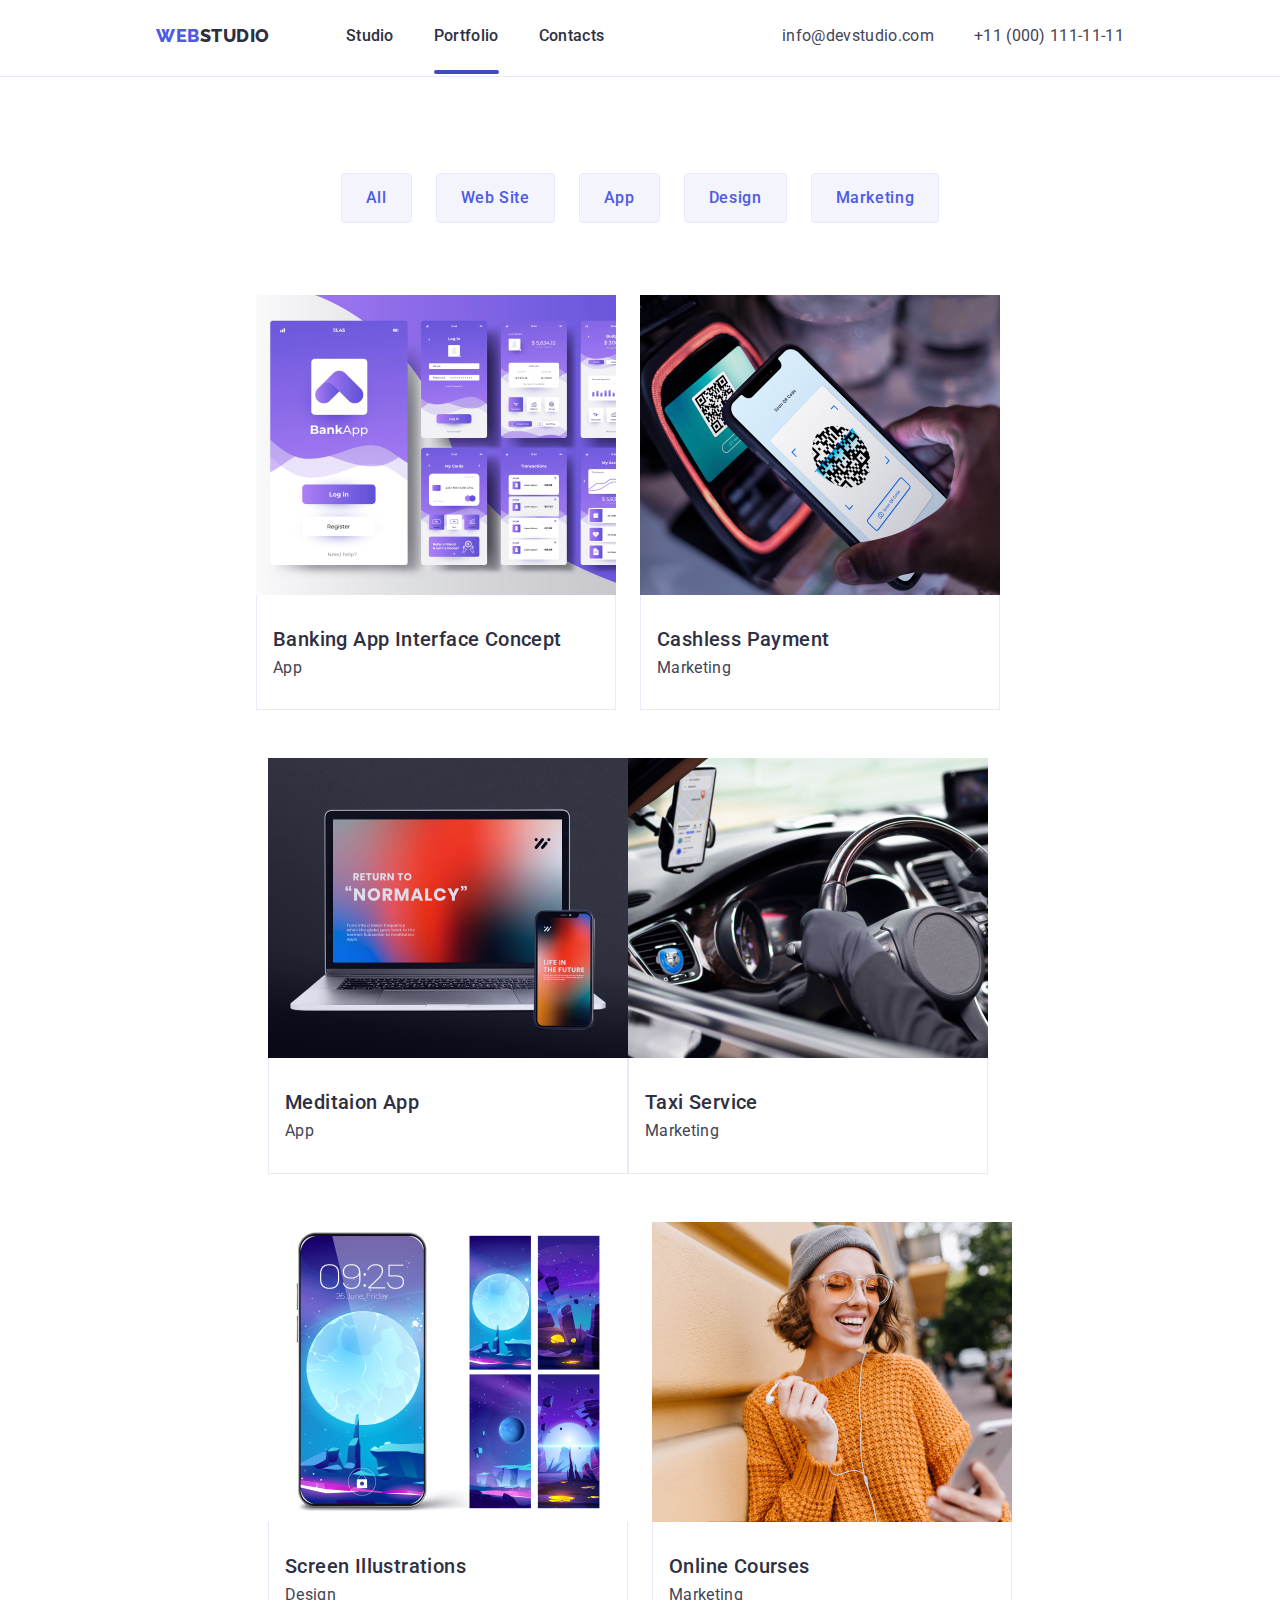
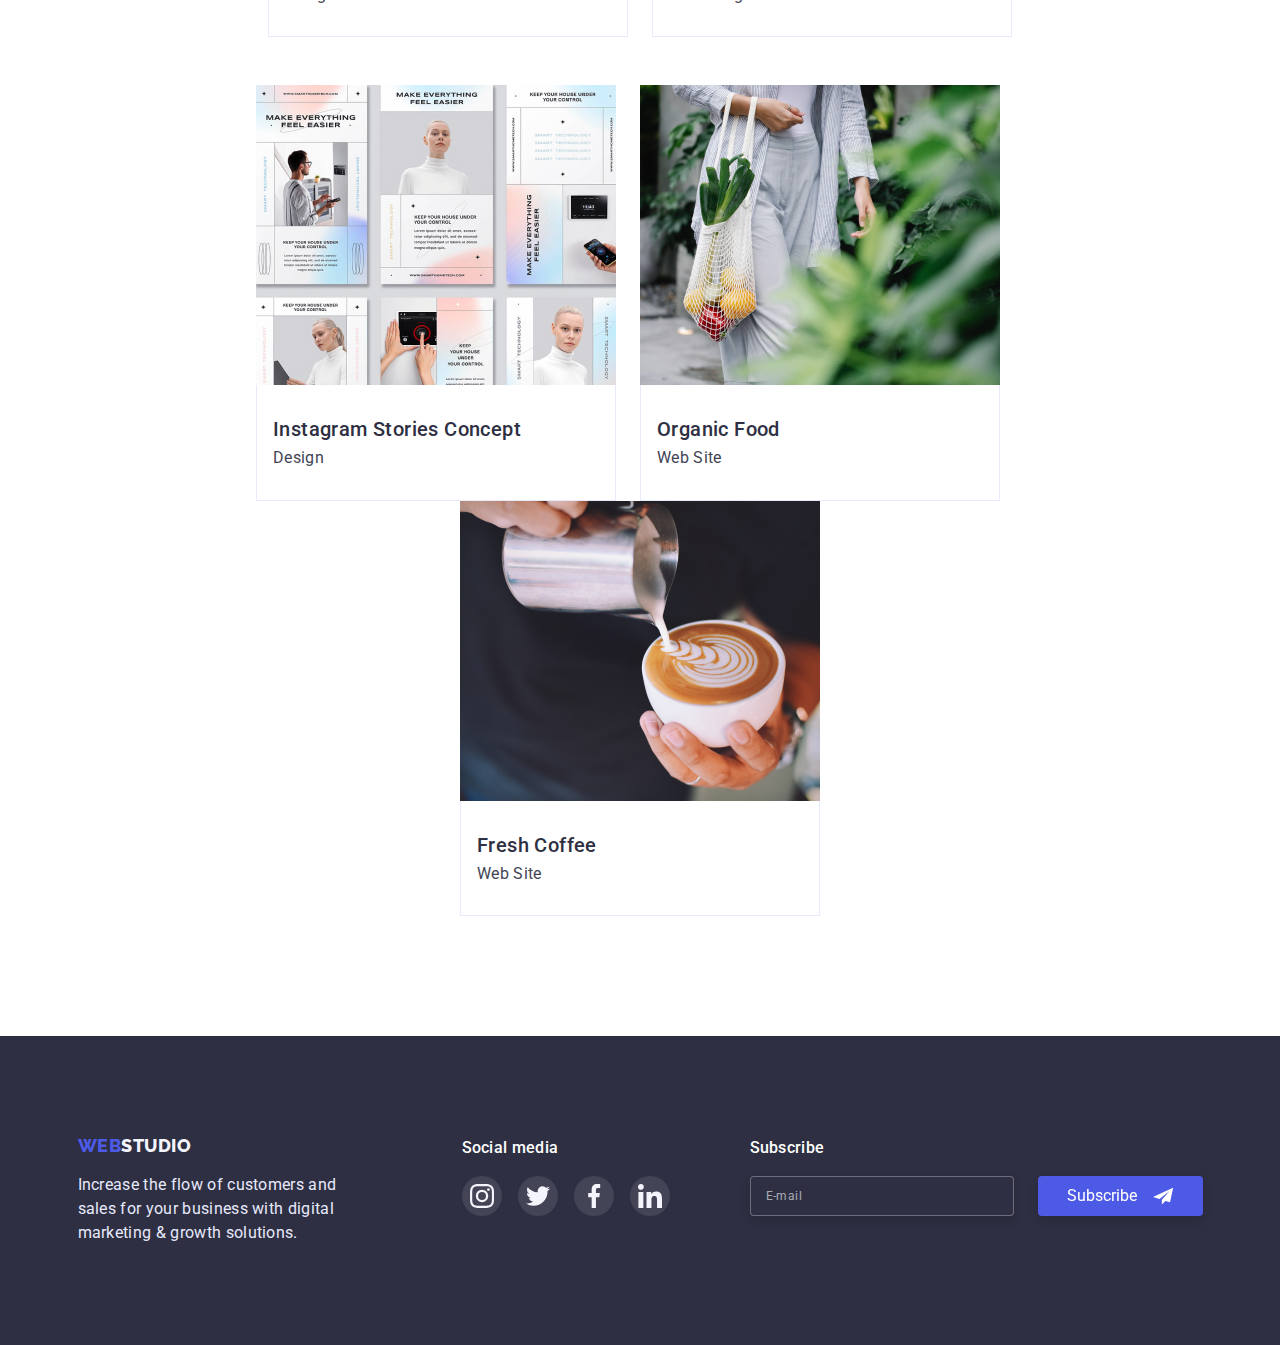
<file: portfolio.html>
<!DOCTYPE html>
<html lang="en">
  <head>
    <meta charset="UTF-8" />
    <meta http-equiv="X-UA-Compatible" content="IE=edge" />
    <meta name="viewport" content="width=device-width, initial-scale=1.0" />
    <title>Portfolio</title>
    <link rel="preconnect" href="https://fonts.googleapis.com" />
    <link rel="preconnect" href="https://fonts.gstatic.com" crossorigin />
    <link
      href="https://fonts.googleapis.com/css2?family=Raleway:wght@800&family=Roboto:wght@400;500;700;900&display=swap"
      rel="stylesheet"
    />
    <link
      rel="stylesheet"
      href="https://cdnjs.cloudflare.com/ajax/libs/modern-normalize/1.1.0/modern-normalize.min.css"
    />
    <link rel="stylesheet" href="./css/styles.css" />
  </head>
  <body>
    <!------------Header------------>
    <header class="section-cap">
      <!-- Cap -->
      <div class="container container-cap">
        <nav class="navigation-cap">
          <!-- Logo company  -->
          <a href="./index.html" class="cap-logo">WEB<span>STUDIO</span> </a>

          <!-- Site nav -->
          <ul class="site-nav list">
            <li class="">
              <a href="./index.html" class="menu-link">Studio</a>
            </li>
            <li class="">
              <a href="./portfolio.html" class="menu-link current">Portfolio</a>
            </li>
            <li class=""><a href="" class="menu-link">Contacts</a></li>
          </ul>

          <!-- Contacts -->

          <address class="contacts">
            <ul class="auth-contacts list">
              <li>
                <a href="mailto:info@devstudio.com" class="link"
                  >info@devstudio.com</a
                >
              </li>
              <li>
                <a href="tel:+110001111111" class="link">+11 (000) 111-11-11</a>
              </li>
            </ul>
          </address>

          <!--------- Momile-Menu --------->
          <button data-menu-open class="mob-menu-open" type="button">
            <svg class="mob-ikon-open" width="32" height="22">
              <use href="./images/mob-menu-open.svg#mob-menu-open"></use>
            </svg>
          </button>
        </nav>
      </div>
      <!--------- Momile-Menu-Forma --------->
      <div class="mobile-menu is-hidden" data-menu>
        <div class="container">
          <div class="mobile-top">
            <button data-menu-close class="mob-menu-close" type="button">
              <svg class="mob-ikon-close" width="8" height="8">
                <use href="./images/icon-close.svg#icon-icon-close"></use>
              </svg>
            </button>
            <ul class="mobile-menu-list list">
              <li class="mobile-menu-item">
                <a href="./index.html" class="mobile-menu-link">Studio</a>
              </li>
              <li class="mobile-menu-item">
                <a href="./portfolio.html" class="mobile-menu-link"
                  >Portfolio</a
                >
              </li>
              <li class="mobile-menu-item">
                <a href="" class="mobile-menu-link">Contacts</a>
              </li>
            </ul>
          </div>
          <div class="mobile-bottom">
            <ul class="mobile-contacts list">
              <li class="mobile-number">
                <a href="tel:+110001111111" class="mobile-link"
                  >+11 (000) 111-11-11</a
                >
              </li>
              <li class="mobile-mail">
                <a href="mailto:info@devstudio.com" class="mobile-link"
                  >info@devstudio.com</a
                >
              </li>
            </ul>
            <ul class="mobile-icon-list">
              <li class="mobile-icon-item">
                <a href="" class="mobile-icon-link link">
                  <svg class="mobile-ss-icon" width="16px" height="16px">
                    <use href="./images/symbol-icon.svg#icon-instagram"></use>
                  </svg>
                </a>
              </li>
              <li class="mobile-icon-item">
                <a href="" class="mobile-icon-link link">
                  <svg class="mobile-ss-icon" width="16px" height="16px">
                    <use href="./images/symbol-icon.svg#icon-twitter"></use>
                  </svg>
                </a>
              </li>
              <li class="mobile-icon-item">
                <a href="" class="mobile-icon-link link">
                  <svg class="mobile-ss-icon" width="16px" height="16px">
                    <use href="./images/symbol-icon.svg#icon-facebook"></use>
                  </svg>
                </a>
              </li>
              <li class="mobile-icon-item">
                <a href="" class="mobile-icon-link link">
                  <svg class="mobile-ss-icon" width="16px" height="16px">
                    <use href="./images/symbol-icon.svg#icon-linkedin"></use>
                  </svg>
                </a>
              </li>
            </ul>
          </div>
        </div>
      </div>
    </header>

    <main>
      <!-- Menu filter -->
      <section class="menu-filter-services">
        <div class="container">
          <h1 class="visually-hidden">Menu services</h1>
          <ul class="menu-button list">
            <li><button class="filter-button" type="button">All</button></li>
            <li>
              <button class="filter-button" type="button">Web Site</button>
            </li>
            <li><button class="filter-button" type="button">App</button></li>
            <li><button class="filter-button" type="button">Design</button></li>
            <li>
              <button class="filter-button" type="button">Marketing</button>
            </li>
          </ul>

          <!-- Menu -->

          <ul class="menu-list list">
            <li class="menu-title">
              <a href="" class="text link">
                <div class="menu-cover">
                  <img
                    class="logo"
                    src="./images/logo1menu1.jpg"
                    alt="services"
                    width="360"
                  />
                  <p class="menu-cover-text">
                    14 Stylish and User-Friendly App Design Concepts · Task
                    Manager App · Calorie Tracker App · Exotic Fruit Ecommerce
                    App · Cloud Storage App
                  </p>
                </div>

                <div class="menu-list-bord">
                  <h3 class="title">Banking App Interface Concept</h3>
                  <p class="text">App</p>
                </div>
              </a>
            </li>
            <li class="menu-title">
              <a href="" class="text link">
                <div class="menu-cover">
                  <img
                    class="logo"
                    src="./images/logo2menu1.jpg"
                    alt="services"
                    width="360"
                  />
                  <p class="menu-cover-text">
                    14 Stylish and User-Friendly App Design Concepts · Task
                    Manager App · Calorie Tracker App · Exotic Fruit Ecommerce
                    App · Cloud Storage App
                  </p>
                </div>
                <div class="menu-list-bord">
                  <h3 class="title">Cashless Payment</h3>
                  <p class="text">Marketing</p>
                </div>
              </a>
            </li>
            <li class="menu-title">
              <a href="" class="text link">
                <div class="menu-cover">
                  <img
                    class="logo"
                    src="./images/logo3menu1.jpg"
                    alt="services"
                    width="360"
                  />
                  <p class="menu-cover-text">
                    14 Stylish and User-Friendly App Design Concepts · Task
                    Manager App · Calorie Tracker App · Exotic Fruit Ecommerce
                    App · Cloud Storage App
                  </p>
                </div>
                <div class="menu-list-bord">
                  <h3 class="title">Meditaion App</h3>
                  <p class="text">App</p>
                </div>
              </a>
            </li>
            <li class="menu-title">
              <a href="" class="text link">
                <div class="menu-cover">
                  <img
                    class="logo"
                    src="./images/logo4menu1.jpg"
                    alt="services"
                    width="360"
                  />
                  <p class="menu-cover-text">
                    14 Stylish and User-Friendly App Design Concepts · Task
                    Manager App · Calorie Tracker App · Exotic Fruit Ecommerce
                    App · Cloud Storage App
                  </p>
                </div>
                <div class="menu-list-bord">
                  <h3 class="title">Taxi Service</h3>
                  <p class="text">Marketing</p>
                </div>
              </a>
            </li>
            <li class="menu-title">
              <a href="" class="text link">
                <div class="menu-cover">
                  <img
                    class="logo"
                    src="./images/logo5menu1.jpg"
                    alt="services"
                    width="360"
                  />
                  <p class="menu-cover-text">
                    14 Stylish and User-Friendly App Design Concepts · Task
                    Manager App · Calorie Tracker App · Exotic Fruit Ecommerce
                    App · Cloud Storage App
                  </p>
                </div>
                <div class="menu-list-bord">
                  <h3 class="title">Screen Illustrations</h3>
                  <p class="text">Design</p>
                </div>
              </a>
            </li>
            <li class="menu-title">
              <a href="" class="text link">
                <div class="menu-cover">
                  <img
                    class="logo"
                    src="./images/logo6menu1.jpg"
                    alt="services"
                    width="360"
                  />
                  <p class="menu-cover-text">
                    14 Stylish and User-Friendly App Design Concepts · Task
                    Manager App · Calorie Tracker App · Exotic Fruit Ecommerce
                    App · Cloud Storage App
                  </p>
                </div>
                <div class="menu-list-bord">
                  <h3 class="title">Online Courses</h3>
                  <p class="text">Marketing</p>
                </div>
              </a>
            </li>
            <li class="menu-title">
              <a href="" class="text link">
                <div class="menu-cover">
                  <img
                    class="logo"
                    src="./images/logo7menu1.jpg"
                    alt="services"
                    width="360"
                  />
                  <p class="menu-cover-text">
                    14 Stylish and User-Friendly App Design Concepts · Task
                    Manager App · Calorie Tracker App · Exotic Fruit Ecommerce
                    App · Cloud Storage App
                  </p>
                </div>
                <div class="menu-list-bord">
                  <h3 class="title">Instagram Stories Concept</h3>
                  <p class="text">Design</p>
                </div>
              </a>
            </li>
            <li class="menu-title">
              <a href="" class="text link">
                <div class="menu-cover">
                  <img
                    class="logo"
                    src="./images/logo8menu1.jpg"
                    alt="services"
                    width="360"
                  />
                  <p class="menu-cover-text">
                    14 Stylish and User-Friendly App Design Concepts · Task
                    Manager App · Calorie Tracker App · Exotic Fruit Ecommerce
                    App · Cloud Storage App
                  </p>
                </div>
                <div class="menu-list-bord">
                  <h3 class="title">Organic Food</h3>
                  <p class="text">Web Site</p>
                </div>
              </a>
            </li>
            <li class="menu-title">
              <a href="" class="text link">
                <div class="menu-cover">
                  <img
                    class="logo"
                    src="./images/logo9menu1.jpg"
                    alt="services"
                    width="360"
                  />
                  <p class="menu-cover-text">
                    14 Stylish and User-Friendly App Design Concepts · Task
                    Manager App · Calorie Tracker App · Exotic Fruit Ecommerce
                    App · Cloud Storage App
                  </p>
                </div>
                <div class="menu-list-bord">
                  <h3 class="title">Fresh Coffee</h3>
                  <p class="text">Web Site</p>
                </div>
              </a>
            </li>
          </ul>
        </div>
      </section>
    </main>
    <!-- Footer -->
    <footer class="section-basement">
      <div class="container basement-container">
        <div class="basement-logo">
          <a href="./index.html" class="company-logo"
            >WEB<span class="span-logo">STUDIO</span></a
          >
          <p class="basement-text">
            Increase the flow of customers and sales for your business with
            digital marketing & growth solutions.
          </p>
        </div>

        <div class="basement-social">
          <p class="basement-title">Social media</p>
          <ul class="basement-icon-list">
            <li class="basement-icon-item">
              <a href="" class="basement-icon-link link">
                <svg class="basement-ss-icon" width="24px" height="24px">
                  <use href="./images/symbol-icon.svg#icon-instagram"></use>
                </svg>
              </a>
            </li>
            <li class="basement-icon-item">
              <a href="" class="basement-icon-link link">
                <svg class="basement-ss-icon" width="24px" height="24px">
                  <use href="./images/symbol-icon.svg#icon-twitter"></use>
                </svg>
              </a>
            </li>
            <li class="basement-icon-item">
              <a href="" class="basement-icon-link link">
                <svg class="basement-ss-icon" width="24px" height="24px">
                  <use href="./images/symbol-icon.svg#icon-facebook"></use>
                </svg>
              </a>
            </li>
            <li class="basement-icon-item">
              <a href="" class="basement-icon-link link">
                <svg class="basement-ss-icon" width="24px" height="24px">
                  <use href="./images/symbol-icon.svg#icon-linkedin"></use>
                </svg>
              </a>
            </li>
          </ul>
        </div>

        <!---------------------- Form-Footer ---------------------->
        <form class="footer-form js-feedback-form" action="">
          <p class="foot-text-form">Subscribe</p>
          <div class="footer-form-bloc">
            <input
              class="footer-input"
              type="email"
              name="email"
              id="email"
              placeholder=" "
              required
            />
            <label class="footer-label" for="email">E-mail</label>
            <button class="footer-btn" type="submit">
              Subscribe
              <svg class="subscribe-ikon" width="0px" height="0px">
                <use href="./images/icon btn footer.svg#icon-icon-send"></use>
              </svg>
            </button>
          </div>
        </form>
      </div>
    </footer>
  </body>
</html>
</file>
<file: css/styles.css>
:root {
    --primary-text-color: #434455;
    --title-text-color: #2E2F42;
    --hero-text-color: #FFFFFF;
    --footer-text-color: #E7E9FC;
    --active-text-color: #4D5AE5;
    --fon-section-color: #2E2F42;
    --white-fon-color: #FFFFFF;
    --team-fon-color: #F4F4FD;
    --accent-color: #4D5AE5;
    --fon-white--: #E5E5E5;
    --active-accent-color: #404BBF;
    --active-icon-color: #31D0AA;
    --border-color: #8E8F99;
    --usual-icon-color: #AFB1B8;
    --basement-ss-color: rgba(255, 255, 255, 0.1);
    --modal-btn-color: #E7E9FC;
    --rgba-hiro: linear-gradient(rgba(46, 47, 66, 0.7), rgba(46, 47, 66, 0.7)),

}



p,
h1,
h2,
h3,
h4,
h5,
h6 {
    margin: 0;
    padding-left: 0;
}

ul {
    margin: 0;
    padding-left: 0;
}

button {
    /* display: block; */
    cursor: pointer;
    border: none;
    border-radius: 4px;
}


img {
    display: block;
    max-width: 100%;
    height: auto;
}

address {
    font-style: normal;
}

ul,
ol {
    list-style: none;
    padding-left: 0px;
    margin: 0px;
}

a {
    text-decoration: none;
    /* color: inherit; */
}


.container {
    max-width: 1158px;
    padding: 0px 15px;
    margin: 0px auto;
}


.visually-hidden {
    position: absolute;
    width: 1px;
    height: 1px;
    margin: -1px;
    border: 0;
    padding: 0;

    white-space: nowrap;
    clip-path: inset(100%);
    clip: rect(0 0 0 0);
    overflow: hidden;
}

.list {
    list-style: none;
}

.no-scroll {
    overflow: hidden;
}




/* ----------------------BODY----------------------*/
body {
    font-family: Roboto, sans-serif;
    background-color: #FFFFFF;
    color: var(--primary-text-color);
    letter-spacing: 0.02em;
    font-size: 16px;
}

/*==================Header==================*/



/* ----------------Cap---------------- */
.section-cap {
    padding-top: 24px;
    padding-bottom: 24px;
    background-color: var(--white-fon-color);
    border-bottom: 1px solid #E7E9FC;
}

.navigation-cap {
    display: flex;
}



/*--------Logo company-------*/
.cap-logo {
    color: var(--active-text-color);
    font-family: 'Raleway', sans-serif;
    font-weight: 800;
    font-size: 18px;
    line-height: 1.33;
    letter-spacing: 0.03em;
    text-decoration: none;
    margin-right: 76px;
}

a span {
    color: var(--title-text-color);
}



/*--------Site nav--------*/
.site-nav {
    display: flex;
    gap: 40px;
}

.menu-link {
    font-weight: 500;
    font-size: 16px;
    line-height: 1.5;
    letter-spacing: 0.02em;
    text-decoration: none;
    color: var(--title-text-color);
    transition: color 250ms cubic-bezier(0.4, 0, 0.2, 1);
}

.menu-link::after {
    content: '';
    position: relative;
    top: 25px;
    left: 0px;
    width: 100%;
    height: 4px;
    border-radius: 2px;
    background-color: var(--active-accent-color);

}

.menu-link:hover,
.menu-link:focus {
    color: var(--active-accent-color);

}





/*--------Contacts--------*/

.contacts {
    font-style: normal;
    margin-left: auto;
}

.auth-contacts {
    display: flex;
    gap: 40px;
}

.auth-contacts .link {
    color: var(--primary-text-color);
    line-height: 1.5;
    text-decoration: none;
    transition: color 250ms cubic-bezier(0.4, 0, 0.2, 1);
}

.auth-contacts .link:hover,
.auth-contacts .link:focus {
    color: var(--active-text-color);
}

/*==========$$$$$==========Main index.html==========$$$$$==========*/



/*=======================Hiro=======================*/

.section-hero {
    background-color: var(--fon-section-color);
    text-align: center;
    padding: 188px 0px;

}

.hero-title {
    color: var(--hero-text-color);
    font-weight: 700;
    font-size: 56px;
    line-height: 1.07;
    letter-spacing: 0.02em;
    max-width: 500px;
    margin: 0px auto 48px;
}

.hero-aktive-button {
    border-radius: 4px;
    border: none;
    padding: 16px 32px;
    min-width: 169px;
    min-height: 56px;
    font-family: inherit;
    background-color: var(--accent-color);
    color: var(--hero-text-color);
    font-weight: 500;
    font-size: 16px;
    line-height: 1.18;
    letter-spacing: 0.04em;
    cursor: pointer;
    transition: 250ms cubic-bezier(0.4, 0, 0.2, 1);
}

.hero-aktive-button:hover,
.hero-aktive-button:focus {
    background-color: var(--active-accent-color);
}

.bg-hiro {
    max-width: 1440px;
    height: auto;
    margin-left: auto;
    margin-right: auto;
    background-image: var(--rgba-hiro) url(../images/hiro-logo.jpg);
    background-repeat: no-repeat;
    background-size: cover;
    background-position: center;

}

/*------------------------Hiro------------------------*/



/*===================Company slogans=========== ========*/
.section-company {
    padding-top: 96px;
    padding-bottom: 96px;

}

.slogans-list {
    display: flex;
    flex-wrap: wrap;
    justify-content: center;
    gap: 0px 24px;

}

.slogans-item {
    width: auto;
    height: auto;
    border-radius: 4px;

}

.slogans-list .title {
    color: var(--title-text-color);
    font-weight: 500;
    font-size: 20px;
    line-height: 1.2;
    letter-spacing: 0.02em;
    text-transform: capitalize;
    margin-bottom: 8px;
}

.slogans-list .text {
    line-height: 1.5;
    width: auto;

}

.slogans-icon-link {
    width: 100%;
    height: 112px;
    margin-bottom: 8px;
    display: flex;
    align-items: center;
    justify-content: center;
    border-radius: 4px;
    background-color: var(--team-fon-color);
}

.slogans-ss-icon {
    width: 64px;
    height: 64px;

}

/*------------------------Company slogans------------------*/




/*===========================Activiti=======================*/

.section-activiti {
    padding-top: 0px;
    padding-bottom: 120px;

}

.activiti-title {
    color: var(--title-text-color);
    font-weight: 700;
    font-size: 36px;
    line-height: 1.11;
    letter-spacing: 0.02em;
    text-align: center;
    margin-bottom: 72px;

}

.activiti-list {
    display: flex;
    justify-content: center;
    gap: 24px;
}


.activiti-item:nth-child(3n) {
    margin-right: 0px;
}

.activiti-list .logo {
    border: 1px solid #E7E9FC;

}

/*---------------------------Activiti-----------------------*/



/*=============================Team==========================*/
.section-team {
    padding-top: 120px;
    padding-bottom: 120px;
    background-color: var(--team-fon-color);

}

.team-title {
    color: var(--title-text-color);
    font-weight: 700;
    font-size: 36px;
    line-height: 1.11;
    letter-spacing: 0.02em;
    text-align: center;
    margin-bottom: 72px;

}


.team-list {
    display: flex;
    flex-wrap: wrap;
    justify-content: center;
    gap: 72px 24px;
}

.team-list-bord {
    box-shadow: 0px 1px 6px rgba(46, 47, 66, 0.08), 0px 1px 1px rgba(46, 47, 66, 0.16), 0px 2px 1px rgba(46, 47, 66, 0.08);
    border-radius: 0px 0px 4px 4px;
}

.team-initials {

    background: var(--white-fon-color);
    text-align: center;
    padding: 32px 0px 32px 0px;
}

.team-list .foto {
    width: 100%;
}

.team-list .title {
    color: var(--title-text-color);
    font-weight: 500;
    font-size: 20px;
    line-height: 1.2;
    letter-spacing: 0.02em;
    text-transform: capitalize;
    margin-bottom: 8px;
}

.team-list .text {
    line-height: 1.5;
    margin-bottom: 8px;
}

.team-icon-list {
    display: flex;
    justify-content: center;
    gap: 24px;

}

.team-icon-item {
    width: 40px;
    height: 40px;
}

.team-icon-link {
    width: 100%;
    height: 100%;
    border-radius: 50%;
    display: flex;
    justify-content: center;
    align-items: center;
    background-color: var(--active-text-color);
    transition: 250ms cubic-bezier(0.4, 0, 0.2, 1);
}

.team-icon-link:is(:hover, :focus) {
    background-color: var(--active-accent-color);
}

/*-----------------------------Team-------------------------*/



/*==========================Custom==========================*/
.section-custom {
    padding: 120px 0px;

}

.custom-title {
    color: var(--title-text-color);
    font-weight: 700;
    font-size: 36px;
    line-height: 1.11;
    letter-spacing: 0.02em;
    text-align: center;
    margin-bottom: 72px;
}

.custom-list {
    display: flex;
    justify-content: center;
    gap: 24px;

}

.custom-item {
    width: 168px;
    height: 88px;

}

.custom-link {
    color: var(--border-color);
    width: 100%;
    height: 100%;
    border: 1px solid currentColor;
    border-radius: 4px;
    display: flex;
    align-items: center;
    justify-content: center;
    transition: 250ms cubic-bezier(0.4, 0, 0.2, 1);
}

.custom-ikon {
    fill: currentColor;
}

.custom-link:is(:hover, :focus) {
    color: var(--active-accent-color);
}

/*--------------------------Custom--------------------------*/




/*=========================Portfolio.html===================*/

/*=============Menu filter============*/


.menu-filter-services {
    padding-top: 96px;
    padding-bottom: 120px;

}

.menu-button {
    display: flex;
    flex-wrap: wrap;
    justify-content: center;
    gap: 24px;
    text-align: center;
    margin-bottom: 72px;
}

.filter-button {
    font-family: inherit;
    background-color: var(--team-fon-color);
    color: var(--accent-color);
    font-weight: 500;
    font-size: 16px;
    line-height: 1.5;
    letter-spacing: 0.04em;
    cursor: pointer;
    border-radius: 4px;
    padding: 12px 24px;
    border: 1px solid var(--footer-text-color);
    transition: 250ms cubic-bezier(0.4, 0, 0.2, 1);

}

.filter-button:hover,
.filter-button:focus {
    color: var(--white-fon-color);
    background-color: var(--accent-color);
    box-shadow: 0px 4px 4px rgba(0, 0, 0, 0.15);

}

/*-------------Menu filter------------*/


/*================Menu================*/

.menu-list {
    display: flex;
    flex-wrap: wrap;
    justify-content: center;

}

.menu-title {
    margin-right: 24px;
    margin-bottom: 48px;

}

.menu-title:nth-child(3n) {
    margin-right: 0;
}

.menu-title:nth-last-child(-n + 3) {
    margin-bottom: 0;
}

.menu-cover {
    position: relative;
    overflow: hidden;
}

.menu-list .logo {
    display: block;
    width: 360px;
    height: 300px;
}

.menu-cover-text {
    position: absolute;
    top: 0;
    padding: 40px;
    font-weight: 400;
    font-size: 16px;
    line-height: 1.5;
    letter-spacing: 0.02em;
    height: 100%;
    transform: translateY(100%);
    transition: transform 300ms cubic-bezier(0.4, 0, 0.2, 1);
    background-color: var(--accent-color);
    color: var(--team-fon-color);
}

.menu-list-bord {
    background-color: var(--hero-text-color);
    border-left: 1px solid var(--footer-text-color);
    border-right: 1px solid var(--footer-text-color);
    border-bottom: 1px solid var(--footer-text-color);
    padding: 32px 0px 32px 16px;
}

.menu-title .title {
    color: var(--title-text-color);
    font-weight: 500;
    font-size: 20px;
    line-height: 1.2;
    letter-spacing: 0.02em;
    margin-bottom: 8px;
}

a.text {
    display: block;
    text-decoration: none;
    color: currentColor;

}

a.text:hover .menu-cover-text,
a.text:focus .menu-cover-text {
    transform: translateY(0);
}


a.text:hover,
a.text:focus {
    box-shadow: 0px 1px 6px rgba(46, 47, 66, 0.08), 0px 1px 1px rgba(46, 47, 66, 0.16), 0px 2px 1px rgba(46, 47, 66, 0.08);

}




/*----------------------Menu----------------------*/

/*=====================Footer=====================*/

.section-basement {
    padding-top: 100px;
    padding-bottom: 100px;
    background-color: var(--fon-section-color);
}

.basement-container {
    display: flex;
    flex-wrap: wrap;
}

.basement-logo {
    margin-right: 120px;
}

.company-logo {
    font-family: Raleway;
    color: var(--active-text-color);
    font-weight: 800;
    font-size: 18px;
    line-height: 1.16;
    letter-spacing: 0.03em;
    text-decoration: none;
    margin-bottom: 16px;
    display: block;

}

.span-logo {
    color: var(--team-fon-color);

}

.basement-text {
    color: var(--footer-text-color);
    line-height: 1.5;
    max-width: 264px;

}

.basement-title {
    color: var(--hero-text-color);
    font-weight: 500;
    font-size: 16px;
    line-height: 1.5;
    letter-spacing: 0.02em;
    margin-bottom: 16px;
}

.basement-icon-list {
    display: flex;
    gap: 16px;
}

.basement-icon-item {
    width: 40px;
    height: 40px;

}

.basement-icon-link {
    width: 100%;
    height: 100%;
    border-radius: 50%;
    display: flex;
    justify-content: center;
    align-items: center;
    background: var(--basement-ss-color);
    transition: 250ms cubic-bezier(0.4, 0, 0.2, 1);
}

.basement-icon-link:is(:hover, :focus) {
    background-color: var(--active-icon-color);
}



/* <!---------------------- Form-Footer ----------------------> */

.footer-form {
    margin-left: 80px
}


.foot-text-form {
    font-weight: 500;
    font-size: 16px;
    line-height: 1.5;
    letter-spacing: 0.02em;
    color: #FFFFFF;
    margin-bottom: 16px;

}

.footer-form-bloc {
    display: flex;
    gap: 24px;
    position: relative;
}


.footer-label {
    position: absolute;
    top: 50%;
    left: 16px;
    transform: translateY(-50%);
    font-weight: 400;
    font-size: 12px;
    line-height: 1.5;
    letter-spacing: 0.04em;
    color: rgba(255, 255, 255, 0.6);
    transition: 250ms cubic-bezier(0.4, 0, 0.2, 1);

}

.footer-input {
    width: 264px;
    height: 40px;
    padding: 8px 16px;
    border: 1px solid rgba(255, 255, 255, 0.3);
    filter: drop-shadow(0px 4px 4px rgba(0, 0, 0, 0.15));
    border-radius: 4px;
    color: rgba(255, 255, 255, 0.6);
    background-color: var(--fon-section-color);
    transition: 250ms cubic-bezier(0.4, 0, 0.2, 1);

}

.footer-input:is(:hover, :focus) {
    border-color: var(--accent-color);
    transition: 250ms cubic-bezier(0.4, 0, 0.2, 1);

}

.footer-input:is(:hover, :focus)+.footer-label {
    transform: translateX(-200%) scale(1) rotatey(350deg);
    line-height: 1.5px;
    border-color: var(--accent-color);
    color: var(--accent-color);

}

.footer-input:not(:placeholder-shown)+.footer-label {
    transform: translateX(-200%) scale(1) rotatey(700deg);
    color: var(--active-icon-color);
}


.footer-btn {
    display: flex;
    align-items: center;
    justify-content: center;
    gap: 16px;
    width: 165px;
    height: 40px;
    filter: drop-shadow(0px 4px 4px rgba(0, 0, 0, 0.15));
    border-radius: 4px;
    color: var(--hero-text-color);
    background-color: var(--accent-color);
    transition: 250ms cubic-bezier(0.4, 0, 0.2, 1);

}

.subscribe-ikon {
    width: 20px;
    height: 24px;
}

.footer-btn:is(:hover, :focus) {
    box-shadow: 0px 4px 4px rgba(0, 0, 0, 0.15);
    transition: 250ms cubic-bezier(0.4, 0, 0.2, 1);
    background-color: var(--active-accent-color);
    border: #4D5AE5;
}

/*---------------------Footer---------------------*/



/* <!------------------ Model window ----------------> */

.backdrop {
    position: fixed;
    top: 0;
    left: 0;
    width: 100%;
    height: 100%;
    background: rgba(46, 47, 66, 0.4);
    transition: opacity 300ms cubic-bezier(0.4, 0, 0.2, 1), visibility 300ms cubic-bezier(0.4, 0, 0.2, 1);

}

.backdrop.is-hidden {
    visibility: hidden;
    opacity: 0;
    pointer-events: none;
}

.backdrop.is-hidden .modal {
    transform: translate(-50%, -50%) scale(0.10) rotatex(100deg);
}

.modal {
    position: absolute;
    top: 50%;
    left: 50%;
    width: 408px;
    height: 584px;
    transform: translate(-50%, -50%) scale(1) rotate(0);
    background: #FCFCFC;
    box-shadow: 0px 1px 1px rgba(0, 0, 0, 0.14), 0px 1px 3px rgba(0, 0, 0, 0.12), 0px 2px 1px rgba(0, 0, 0, 0.2);
    border-radius: 4px;
    transition: transform 500ms linear;
    padding: 72px 24px 24px;


}


.modal-btn {
    position: absolute;
    display: flex;
    justify-content: center;
    align-items: center;
    top: 24px;
    right: 24px;
    width: 24px;
    height: 24px;
    border-radius: 50%;
    background: var(--modal-btn-color);
    border: 1px solid rgba(0, 0, 0, 0.1);
    transition: 250ms cubic-bezier(0.4, 0, 0.2, 1);

}


.modal-btn:hover {
    fill: #E5E5E5;
    box-shadow: 0px 1px 1px rgba(0, 0, 0, 0.14), 0px 1px 3px rgba(0, 0, 0, 0.12), 0px 2px 1px rgba(0, 0, 0, 0.2);
    background: var(--active-accent-color);
}

.form {
    max-width: 360px;
}

.feedback {
    font-weight: 500;
    font-size: 16px;
    line-height: 1.5;
    letter-spacing: 0.02em;
    margin-bottom: 16px;
    color: var(--fon-section-color);
}

.form-field {
    border-radius: 4px;
    margin-bottom: 8px;
}

.form-input-icon {
    position: relative;
}

.input-icon {
    position: absolute;
    top: 50%;
    left: 19px;
    transform: translateY(-50%);
    transition: 250ms cubic-bezier(0.4, 0, 0.2, 1);
}

.from-input {
    width: 100%;
    height: 40px;
    padding: 11px 38px;
    border: 1px solid rgba(33, 33, 33, 0.2);
    border-radius: 4px;
    outline: transparent;

}

.form-field {
    font-weight: 400;
    font-size: 12px;
    line-height: 1.16;
    letter-spacing: 0.01em;
    color: var(--border-color);
}

.form-label {
    display: block;
    margin-bottom: 4px;
}

.from-input:focus+.input-icon {
    fill: var(--accent-color);
    transition: 250ms cubic-bezier(0.4, 0, 0.2, 1);
}


.form-comment {
    font-weight: 400;
    font-size: 12px;
    line-height: 1.16;
    letter-spacing: 0.01em;
    color: var(--border-color);
    margin-bottom: 16px;
}


.comment {
    width: 100%;
    height: 120px;
    resize: none;
    font-weight: 400;
    font-size: 12px;
    line-height: 1.16;
    letter-spacing: 0.04em;
    padding: 8px 16px;
    border: 1px solid rgba(33, 33, 33, 0.2);
    border-radius: 4px;
}

textarea::placeholder {
    color: rgba(117, 117, 117, 0.5);
}


.form-check {
    display: block;
    margin-bottom: 24px;
}

.check-label {
    display: flex;
    position: relative;
    font-weight: 400;
    font-size: 12px;
    line-height: 1.16;
    letter-spacing: 0.01em;
    color: var(--border-color);
}

.check-label span {
    display: flex;
    align-items: center;
    justify-content: center;
    fill: transparent;
    margin-right: 8px;
    width: 16px;
    height: 16px;
    border: 1.25px solid var(--fon-section-color);
    transition: 250ms cubic-bezier(0.4, 0, 0.2, 1);
    border-radius: 2px;
    margin-right: 8px;
}


.check-input:checked+.check-label span {
    background-color: var(--active-accent-color);
    fill: var(--team-fon-color);
    transition: 250ms cubic-bezier(0.4, 0, 0.2, 1);
    box-shadow: 0px 4px 4px rgba(0, 0, 0, 0.15);

}

.check-input:focus+.check-label span {
    border: 1.25px solid var(--accent-color);
    transition: 250ms cubic-bezier(0.4, 0, 0.2, 1);
    box-shadow: 0px 4px 4px rgba(0, 0, 0, 0.15);
}

.check-input:hover+.check-label span {
    border: 1.25px solid var(--accent-color);
    transition: 250ms cubic-bezier(0.4, 0, 0.2, 1);
    box-shadow: 0px 4px 4px rgba(0, 0, 0, 0.15);
}

.privacy-link {
    text-decoration: underline;
    color: #4D5AE5;
}

.button {
    display: flex;
    align-items: center;
    justify-content: center;
}

.button-form {
    border-radius: 4px;
    border: none;
    padding: 16px 32px;
    min-width: 169px;
    font-family: inherit;
    background-color: var(--accent-color);
    color: var(--hero-text-color);
    font-weight: 500;
    font-size: 16px;
    line-height: 1.5;
    letter-spacing: 0.04em;
    cursor: pointer;
    transition: 250ms cubic-bezier(0.4, 0, 0.2, 1);
    border-radius: 4px;
}

.button-form:hover,
.button-form:focus {
    box-shadow: 0px 4px 4px rgba(0, 0, 0, 0.15);
    transition: 250ms cubic-bezier(0.4, 0, 0.2, 1);
    background-color: var(--active-accent-color);
    border: #4D5AE5;
}



textarea {
    resize: none;
}



.container {
    width: 100%;
    padding: 0 16px;
    margin: 0 auto;

}



/* <------------------Mobile------------------> */


@media screen and (min-width: 320px) {
    .container {
        max-width: 480px;

    }



    /* <!----------------------Header---------------------> */
    .site-nav,
    .auth-contacts {
        display: none;
    }

    /* <!------------------ Model window ----------------> */
    .backdrop>.modal {
        width: 95%;
        max-width: 392px;
        height: 95%;
        max-height: 586px;
        overflow: scroll;

    }

    .feedback {
        text-align: center;
    }


    /* <!--------- Mobile-Menu ---------> */
    .mob-menu-open {
        background-color: transparent;
        stroke: var(--fon-section-color);
    }

    .mob-ikon-close:hover {
        fill: #E5E5E5;
        box-shadow: 0px 1px 1px rgba(0, 0, 0, 0.14), 0px 1px 3px rgba(0, 0, 0, 0.12), 0px 2px 1px rgba(0, 0, 0, 0.2);
        background: var(--border-color);
    }



    /* <!--------- Mobile-Menu-Forma ---------> */
    .mobile-menu>.container {
        max-width: 428px;
        padding-left: 40px;
        padding-right: 24px;

    }

    .mobile-menu.is-hidden {
        visibility: hidden;
        opacity: 0;
        pointer-events: none;
    }

    .mobile-menu {
        position: fixed;
        top: 0;
        z-index: 1;
        width: 100%;
        height: 100%;
        background-color: var(--hero-text-color);
        padding-top: 24px;
        padding-bottom: 40px;

    }

    .mobile-menu>.container {
        height: 100%;
        display: flex;
        flex-direction: column;
        justify-content: space-between;
        overflow-y: auto;
    }

    .mob-menu-close {
        display: flex;
        justify-content: center;
        align-items: center;
        margin-left: auto;
        width: 24px;
        height: 24px;
        border-radius: 50%;
        background: var(--modal-btn-color);
        border: 1px solid rgba(0, 0, 0, 0.1);
        transition: 250ms cubic-bezier(0.4, 0, 0.2, 1);
        margin-bottom: 32px;
    }

    .mob-menu-close:hover {
        fill: #E5E5E5;
        box-shadow: 0px 1px 1px rgba(0, 0, 0, 0.14), 0px 1px 3px rgba(0, 0, 0, 0.12), 0px 2px 1px rgba(0, 0, 0, 0.2);
        background: var(--active-text-color);
    }



    .mobile-menu-list {
        margin-bottom: 40px;
    }

    .mobile-menu-item:not(:last-child) {
        margin-bottom: 40px;
    }

    .current::after {
        display: block;
        color: var(--active-accent-color);
    }

    .mobile-menu-link.current {
        color: var(--active-accent-color);
    }


    .mobile-menu-link {
        font-weight: 700;
        font-size: 36px;
        line-height: calc(40 / 36);
        letter-spacing: 0.02em;
        text-transform: capitalize;
        color: var(--fon-section-color);
        transition: 250ms cubic-bezier(0.4, 0, 0.2, 1);
    }

    .mobile-menu-link:hover,
    .mobile-menu-link:focus {
        color: var(--active-accent-color);
        transition: 250ms cubic-bezier(0.4, 0, 0.2, 1);

    }


    .mobile-contacts {
        margin-bottom: 48px;
    }

    .mobile-number {
        margin-bottom: 40px;
    }

    .mobile-link {
        font-weight: 500;
        font-size: 20px;
        line-height: calc(24 / 20);
        letter-spacing: 0.02em;
        color: var(--primary-text-color);
        transition: 250ms cubic-bezier(0.4, 0, 0.2, 1);
    }

    .mobile-link:hover,
    .mobile-link:focus {
        font-weight: 700;
        font-size: 36px;
        line-height: calc(40 / 36);
        letter-spacing: 0.02em;
        color: var(--active-accent-color);
        transition: 250ms cubic-bezier(0.4, 0, 0.2, 1);


    }


    .mobile-icon-list {
        display: flex;
        flex-wrap: wrap;
        justify-content: space-between
    }


    .mobile-icon-item {
        width: 40px;
        height: 40px;
    }

    .mobile-icon-link {
        width: 100%;
        height: 100%;
        border-radius: 50%;
        display: flex;
        justify-content: center;
        align-items: center;
        background-color: var(--active-text-color);
        transition: 250ms cubic-bezier(0.4, 0, 0.2, 1);
    }

    .mobile-icon-link:is(:hover, :focus) {
        background-color: var(--active-icon-color);
    }




    /*------------------------Hiro------------------------*/
    .section-hero>.container {
        max-width: 428px;
        padding: 0px;

    }

    .section-hero {
        padding: 112px 0px;

    }

    .hero-title {
        font-size: 36px;
        line-height: 1.11;
        max-width: 320px;
        margin-bottom: 72px;
    }

    .bg-hiro {
        background-image: var(--rgba-hiro) url(../images/hiro-logo-mobile.jpeg);

    }

    @media (min-device-pixel-ratio: 2),
    (min-resolution: 192dpi),
    (min-resolution: 2dppx) {
        .bg-hiro {
            background-image: var(--rgba-hiro) url('../images/hiro-logo-mobile2X.jpeg');
        }
    }



    /* <------------------Company slogans media------------------> */

    .slogans-item:nth-last-child(-n + 1) {
        padding-bottom: 0;
    }

    .slogans-list .title {
        font-weight: 700;
        font-size: 36px;
        line-height: 1.11;
        text-align: center;

    }

    .slogans-list {
        gap: 72px 24px;
    }

    .slogans-icon-link {
        display: none;
    }



    /*---------------------------Activiti-----------------------*/

    .section-activiti {
        display: none;
    }



    /*-----------------------------Team-------------------------*/

    .section-team>.container {
        max-width: 264px;
        padding: 0px;

    }

    .section-team {
        padding-top: 96px;
        padding-bottom: 128px;
    }

    .team-list {
        gap: 72px 24px;
    }



    .team-list-bord:nth-last-child(-n + 1) {
        margin-bottom: 0;
    }



    /*--------------------------Custom--------------------------*/

    .section-custom>.container {
        max-width: 428px;

    }

    .section-custom {
        padding: 96px 0px;
    }

    .custom-list {
        display: flex;
        flex-wrap: wrap;
        gap: 72px 16px;

    }

    .custom-item {
        width: 190px;
        height: 88px;

    }



    /* <!---------------------- Footer ----------------------> */

    .section-basement {
        padding-top: 96px;
        padding-bottom: 96px;
    }

    .basement-container {
        display: flex;
        flex-wrap: wrap;
        justify-content: center;
    }

    .basement-logo {
        margin: 0px 0px 72px 0px;
    }

    .company-logo {
        text-align: center;

    }

    .basement-title {
        text-align: center;
        margin-bottom: 16px;
    }

    .basement-social {
        margin-bottom: 72px;
    }



    /* <!---------------------- Form-Footer ----------------------> */

    .footer-form {
        margin-left: 0px
    }

    .foot-text-form {
        text-align: center;

    }

    .footer-form-bloc {
        display: flex;
        flex-wrap: wrap;
        justify-content: center;
    }

    .footer-label {
        top: 20%;
        left: 16px;
    }

    .footer-input {
        width: 100%;

    }

    .footer-input:is(:hover, :focus)+.footer-label {
        transform: translateY(-50px) scale(1) rotatey(700deg);

    }

    .footer-input:not(:placeholder-shown)+.footer-label {
        transform: translateY(-55px) scale(1) rotatey(700deg);

    }

}




/* <------------------Tabel------------------> */

@media screen and (min-width: 768px) {
    .container {
        max-width: 768px;

    }



    /* <!----------------------Header---------------------> */
    .site-nav,
    .auth-contacts {
        display: flex;
    }

    /*--------Site nav--------*/
    .menu-link::after {
        top: 22px;
    }

    /* ----------------Cap---------------- */
    .section-cap {
        padding-bottom: 12px;
    }



    /* <!--------- Mobile-Menu ---------> */
    .mob-menu-open {
        display: none;
    }



    /* <!--------- Mobile-Menu-Forma ---------> */

    .mobile-menu {
        display: none;
    }




    /* <!-- Contacts --> */

    .contacts {
        display: block;
        top: 40px;
    }

    .auth-contacts {
        display: block;
    }

    .auth-contacts .link {
        font-weight: 400;
        font-size: 12px;
        line-height: calc(14 / 12);
        letter-spacing: 0.04em;
        color: #434455;
    }




    /*------------------------Hiro------------------------*/
    .section-hero>.container {
        max-width: 768px;
        padding: 0px;

    }

    .section-hero {
        padding: 112px 0px 108px;

    }

    .hero-title {
        font-size: 56px;
        line-height: 1.07;
        max-width: 496px;
        margin-bottom: 40px;
    }

    .bg-hiro {
        background-image: var(--rgba-hiro) url(../images/hiro-logo-tabel.jpeg);

    }

    @media (min-device-pixel-ratio: 2),
    (min-resolution: 192dpi),
    (min-resolution: 2dppx) {
        .bg-hiro {
            background-image: var(--rgba-hiro) url('../images/hiro-logo-tabel2X.jpeg');
        }
    }



    /* <------------------Company slogans media------------------> */

    .slogans-item {
        width: calc((100% - 24px) / 2);

    }

    .slogans-item:nth-last-child(-n + 2) {
        padding-bottom: 0px;
    }

    .slogans-list .title {
        font-weight: 700;
        font-size: 36px;
        line-height: 1.11;
        text-align: left;

    }



    /*---------------------------Activiti-----------------------*/
    .section-activiti {
        margin: 0px;
    }



    /*-----------------------------Team-------------------------*/

    .section-team>.container {
        max-width: 552px;
    }

    .section-team {
        padding-bottom: 104px;

    }

    .team-list-bord:nth-last-child(-n + 2) {
        margin-bottom: 0;
    }




    /*--------------------------Custom--------------------------*/

    .section-custom>.container {
        max-width: 552px;
        padding: 0px;

    }

    .custom-list {
        display: flex;
        flex-wrap: wrap;
        gap: 72px 24px;

    }

    .custom-item {
        width: 168px;
        height: 88px;

    }



    /* <!---------------------- Footer ----------------------> */

    .section-basement>.container {
        max-width: 552px;
        padding: 0px;

    }

    .basement-container {
        display: flex;
        flex-wrap: wrap;
        justify-content: flex-start;

    }

    .basement-logo {
        margin-right: 24px;
    }

    .company-logo {
        text-align: left;

    }

    .basement-title {
        text-align: left;
        margin-bottom: 16px;
    }

    .basement-social {
        margin-bottom: 72px;
    }



    /* <!---------------------- Form-Footer ----------------------> */
    .section-basement>.container {
        max-width: 552px;
        padding: 0px;

    }

    .footer-form {
        max-width: 552px;
        min-width: 320px;
        margin-left: 0px
    }


    .foot-text-form {
        text-align: left;

    }

    .footer-form-bloc {
        display: flex;
        flex-wrap: wrap;
        justify-content: center;

    }

    .footer-label {
        position: absolute;
        top: 50%;
        left: 16px;
        transform: translateY(-50%);
    }

    .footer-input {
        width: 264px;
    }

    .footer-input:is(:hover, :focus) {
        border-color: var(--accent-color);
        transition: 250ms cubic-bezier(0.4, 0, 0.2, 1);

    }

    .footer-input:is(:hover, :focus)+.footer-label {
        transform: translateX(-200%) scale(1) rotatey(350deg);
        line-height: 1.5px;
        border-color: var(--accent-color);
        color: var(--accent-color);

    }

    .footer-input:not(:placeholder-shown)+.footer-label {
        transform: translateX(-200%) scale(1) rotatey(700deg);
        color: var(--active-icon-color);
    }

}



/* <------------------Desktop------------------> */

@media screen and (min-width: 1200px) {
    .container {
        max-width: 1440px;
        padding: 0px 156px;
    }

    .site-nav,
    .auth-contacts {
        display: flex;
    }



    /* ----------------Cap---------------- */
    .section-cap {
        padding-bottom: 24px;
    }



    /* <!--------- Mobile-Menu ---------> */
    .mob-menu-open {
        display: none;
    }



    /* <!--------- Momile-Menu-Forma ---------> */

    .mobile-menu {
        display: none;
    }



    /* <!-- Contacts --> */

    .contacts {
        font-style: normal;
        margin-left: auto;
    }

    .auth-contacts {
        display: flex;
        gap: 40px;
    }

    .auth-contacts .link {
        font-weight: 400;
        font-size: 16px;
        line-height: calc(24 / 16);
        letter-spacing: 0.02em;
        color: #434455;
        color: var(--primary-text-color);
        line-height: 1.5;
        text-decoration: none;
        transition: color 250ms cubic-bezier(0.4, 0, 0.2, 1);
    }



    /*------------------------Hiro------------------------*/
    .section-hero>.container {
        max-width: 1200px;
        padding: 0px;

    }

    .section-hero {
        padding: 188px 0px;

    }

    .hero-title {
        margin-bottom: 48px;
    }

    .bg-hiro {
        background-image: var(--rgba-hiro) url(../images/hiro-logo.jpeg);

    }

    @media (min-device-pixel-ratio: 2),
    (min-resolution: 192dpi),
    (min-resolution: 2dppx) {
        .bg-hiro {
            background-image: var(--rgba-hiro) url('../images/hiro-logo2X.jpeg');
        }
    }



    /* <------------------Company slogans media------------------> */
    .section-company {
        padding-top: 120px;
        padding-bottom: 120px;
    }

    .slogans-item {
        width: calc((100% - 72px) / 4);
        padding-bottom: 0px;

    }

    .slogans-list .title {
        font-weight: 500;
        font-size: 20px;
        line-height: 1.2;

    }

    .slogans-icon-link {
        display: flex;
    }



    /*---------------------------Activiti-----------------------*/
    .section-activiti {
        display: flex;
    }



    /*-----------------------------Team-------------------------*/

    .section-team>.container {
        max-width: 1128px;

    }

    .section-team {
        padding-top: 120px;
        padding-bottom: 120px;

    }

    .team-list {
        display: flex;
        flex-wrap: wrap;
        justify-content: center;
        gap: 0px 24px;

    }

    .team-list-bord {
        margin-bottom: 0px;
    }



    /*--------------------------Custom--------------------------*/

    .section-custom>.container {
        max-width: 1128px;

    }

    .section-custom {
        padding: 120px 0px;

    }

    .custom-list {
        display: flex;
        flex-wrap: wrap;
        gap: 24px;
    }

    .custom-item {
        width: 168px;
        height: 88px;
    }




    /* <!---------------------- Footer ----------------------> */

    .section-basement>.container {
        max-width: 1125px;

    }

    .section-basement {
        padding-top: 100px;
        padding-bottom: 100px;

    }

    .basement-container {
        display: flex;
        flex-wrap: wrap;
    }

    .basement-logo {
        margin-right: 120px;
        margin-bottom: 0px;
        padding: 0px;
    }

    .basement-title {
        margin-bottom: 16px;
    }

    .basement-social {
        margin-right: 80px;
        margin-bottom: 0px;
    }




    /* <!---------------------- Form-Footer ----------------------> */

    .footer-form {
        margin-left: 0px
    }

    .foot-text-form {
        text-align: left;

    }

    .footer-form-bloc {
        display: flex;
        flex-wrap: wrap;
        justify-content: center;

    }

    .footer-label {
        position: absolute;
        top: 50%;
        left: 16px;
        transform: translateY(-50%);
    }

    .footer-input {
        width: 264px;

    }

}

















/* основний колір текста #434455; */
/* вторинний колір тексту #2E2F42; */
/* колір тексту section Hero #FFFFFF; */
/* колір тексту Footer #E7E9FC;  */
/* колір лого #4D5AE5; #F4F4FD; */
/* акцент #4D5AE5; */
/* колір фона Cap #FFFFFF; ; */
/* колір фона section Hero & Footer #2E2F42; */
/* колір фона white #E5E5E5; */
/* колір фона section Team #F4F4FD; */







/* 
.container {
	width: 100%;
	padding: 0 15px;
	margin: 0 auto;
}
@media screen and (min-width: 428px) {
	.container {
		width: 428px;
	}
}
@media screen and (min-width: 768px) {
	.container {
		width: 768px;
	}
}
@media screen and (min-width: 1158px) {
	.container {
		width: 1158px;
	}
} */
/* 

.container {
	width: 100%;
	padding: 0 15px;
	margin: 0 auto;
}
@media screen and (min-width: 428px) {
	.container {
		width: 428px;
	}
}
@media screen and (min-width: 768px) {
	.container {
		width: 768px;
	}
}
@media screen and (min-width: 1158px) {
	.container {
		width: 1158px;
	}
} */

/* еккран для млбільного пишемо вд 320px в 7ДЗ */
</file>
